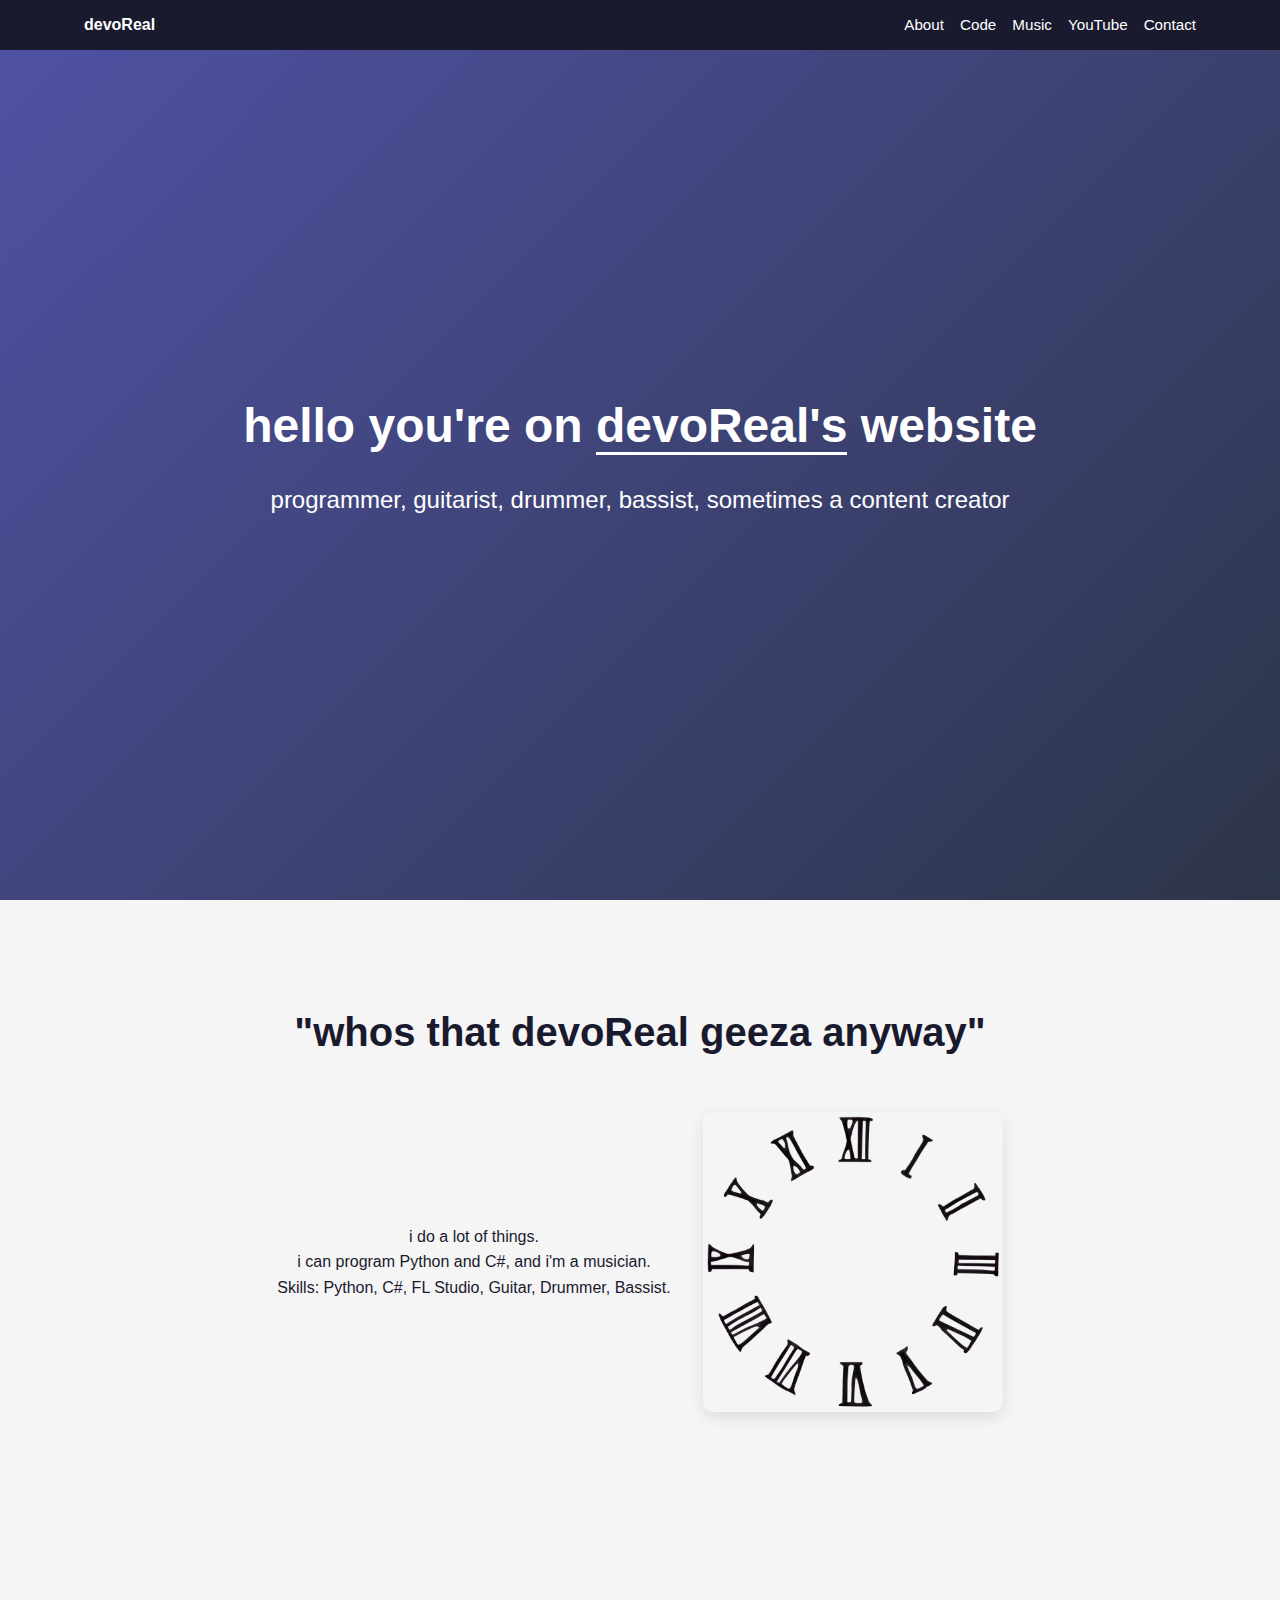
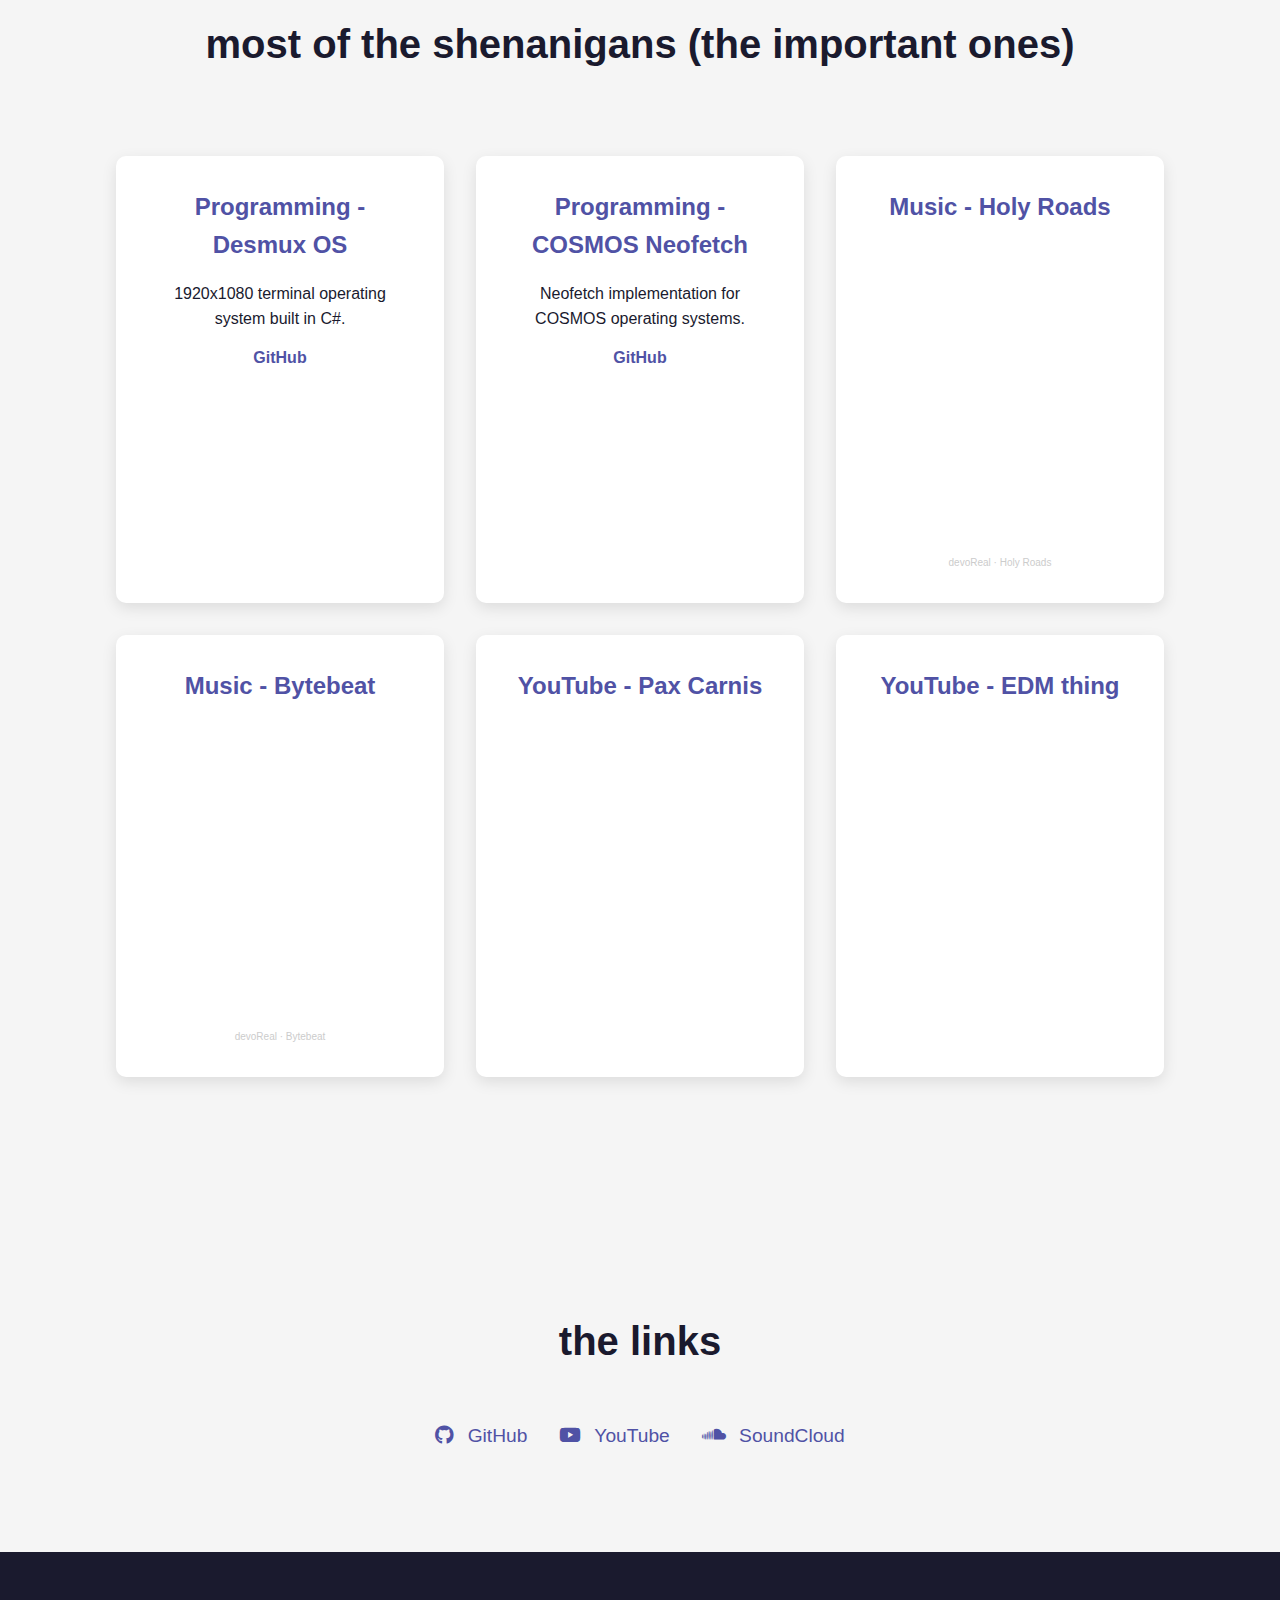
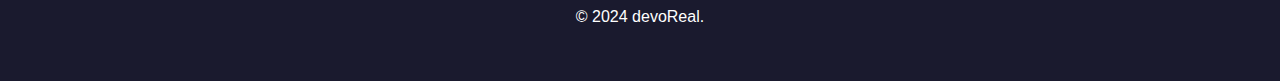
<file: index.html>
<!DOCTYPE html>
<html lang="en">
<head>
  <meta charset="UTF-8">
  <meta name="viewport" content="width=device-width, initial-scale=1.0">
  <title>devoReal's site</title>
  <link rel="stylesheet" href="styles/style.css">
  <!-- Font Awesome (for icons) -->
  <link rel="stylesheet" href="https://cdnjs.cloudflare.com/ajax/libs/font-awesome/6.4.0/css/all.min.css">
</head>
<body>
  <!-- Navigation -->
  <nav>
    <div class="container">
      <a href="#" class="logo">devoReal</a>
      <ul>
        <li><a href="#about">About</a></li>
        <li><a href="#code">Code</a></li>
        <li><a href="#music">Music</a></li>
        <li><a href="#youtube">YouTube</a></li>
        <li><a href="#contact">Contact</a></li>
      </ul>
    </div>
  </nav>

  <!-- Hero Section -->
  <header class="hero">
    <div class="container">
      <h1>hello you're on <span>devoReal's</span> website</h1>
      <p>programmer, guitarist, drummer, bassist, sometimes a content creator</p>
    </div>
  </header>

  <!-- About Section -->
  <section id="about" class="section">
    <div class="container">
      <h2>"whos that devoReal geeza anyway"</h2>
      <div class="about-grid">
        <div class="about-text">
          <p>i do a lot of things.</p>
          <p>i can program Python and C#, and i'm a musician.</p>
          <p>Skills: Python, C#, FL Studio, Guitar, Drummer, Bassist.</p>
        </div>
        <div class="about-image">
          <img src="images/pfp.jpg" alt="profile picture. if you're seeing this text i did something wrong">
        </div>
      </div>
    </div>
  </section>

  <section id="shenanigans" class="section">
    <div class="container">
      <h2>most of the shenanigans (the important ones)</h2>
      <div class="shenanigans-grid">

        <!-- Code Shenanigans -->
        <div class="shenanigan-card">
          <h3>Programming - Desmux OS</h3>
          <p>1920x1080 terminal operating system built in C#.</p>
          <a href="https://github.com/devo-real/desmux" class="btn">GitHub</a>
        </div>
        <div class="shenanigan-card">
          <h3>Programming - COSMOS Neofetch</h3>
          <p>Neofetch implementation for COSMOS operating systems.</p>
          <a href="https://github.com/devo-real/cosmos-neofetchimpl" class="btn">GitHub</a>
        </div>

        <!-- Music Shenanigan -->
        <div class="shenanigan-card">
          <h3>Music - Holy Roads</h3>
          <iframe 
            width="100%" 
            height="300" 
            scrolling="no" 
            frameborder="no" 
            allow="autoplay" 
            src="https://w.soundcloud.com/player/?url=https%3A//api.soundcloud.com/playlists/2040357921&color=%23ff5500&auto_play=false&hide_related=false&show_comments=true&show_user=true&show_reposts=false&show_teaser=true&visual=true">
          </iframe>
          <div class="soundcloud-credits">
            <a href="https://soundcloud.com/devoreal" title="devoReal" target="_blank">devoReal</a> · 
            <a href="https://soundcloud.com/devoreal/sets/holy-roads" title="Holy Roads" target="_blank">Holy Roads</a>
          </div>
        </div>

      <div class="shenanigan-card">
        <h3>Music - Bytebeat</h3>
        <iframe 
          width="100%" 
          height="300" 
          scrolling="no" 
          frameborder="no" 
          allow="autoplay" 
          src="https://w.soundcloud.com/player/?url=https%3A//api.soundcloud.com/tracks/2058367284&color=%23ff5500&auto_play=false&hide_related=false&show_comments=true&show_user=true&show_reposts=false&show_teaser=true&visual=true">
        </iframe>
        <div style="
          font-size: 10px; 
          color: #cccccc;
          line-break: anywhere;
          word-break: normal;
          overflow: hidden;
          white-space: nowrap;
          text-overflow: ellipsis; 
          font-family: Interstate,Lucida Grande,Lucida Sans Unicode,Lucida Sans,Garuda,Verdana,Tahoma,sans-serif;
          font-weight: 100;">
          <a 
            href="https://soundcloud.com/devoreal" 
            title="devoReal" 
            target="_blank" 
            style="color: #cccccc; text-decoration: none;">
            devoReal
          </a> · 
          <a 
            href="https://soundcloud.com/devoreal/bytebeat" 
            title="Bytebeat" 
            target="_blank" 
            style="color: #cccccc; text-decoration: none;">
            Bytebeat
          </a>
        </div>
      </div>


        <!-- Music Shenanigan -->
        <div class="shenanigan-card">
          <h3>YouTube - Pax Carnis</h3>
          <iframe 
            width="100%" 
            height="300" 
            scrolling="no" 
            frameborder="no" 
            allow="autoplay" 
            src="https://www.youtube.com/embed/QyxVDkeymIU?si=NyTDnfyveGkVab5Z">
          </iframe>
        </div>

        <!-- YouTube Shenanigan -->
        <div class="shenanigan-card">
          <h3>YouTube - EDM thing</h3>
          <iframe 
            width="100%" 
            height="315" 
            src="https://www.youtube.com/embed/OLkL_Hz-iyI?si=YGLCGNmpMBD8tXhD" 
            frameborder="0" 
            allowfullscreen>
          </iframe>

        </div>
      </div>
    </div>
  </section>

  <!-- Links -->
  <section id="links" class="section">
    <div class="container">
      <h2>the links</h2>
      <div class="contact-links">
        <a href="https://github.com/devo-real"><i class="fab fa-github"></i> GitHub</a>
        <a href="https://youtube.com/@devo-real"><i class="fab fa-youtube"></i> YouTube</a>
        <a href="https://soundcloud.com/devoreal"><i class="fab fa-soundcloud"></i> SoundCloud</a>
      </div>
    </div>
  </section>

  <!-- Footer -->
  <footer>
    <div class="container">
      <p>© 2024 devoReal.</p>
    </div>
  </footer>
</body>
</html>
</file>
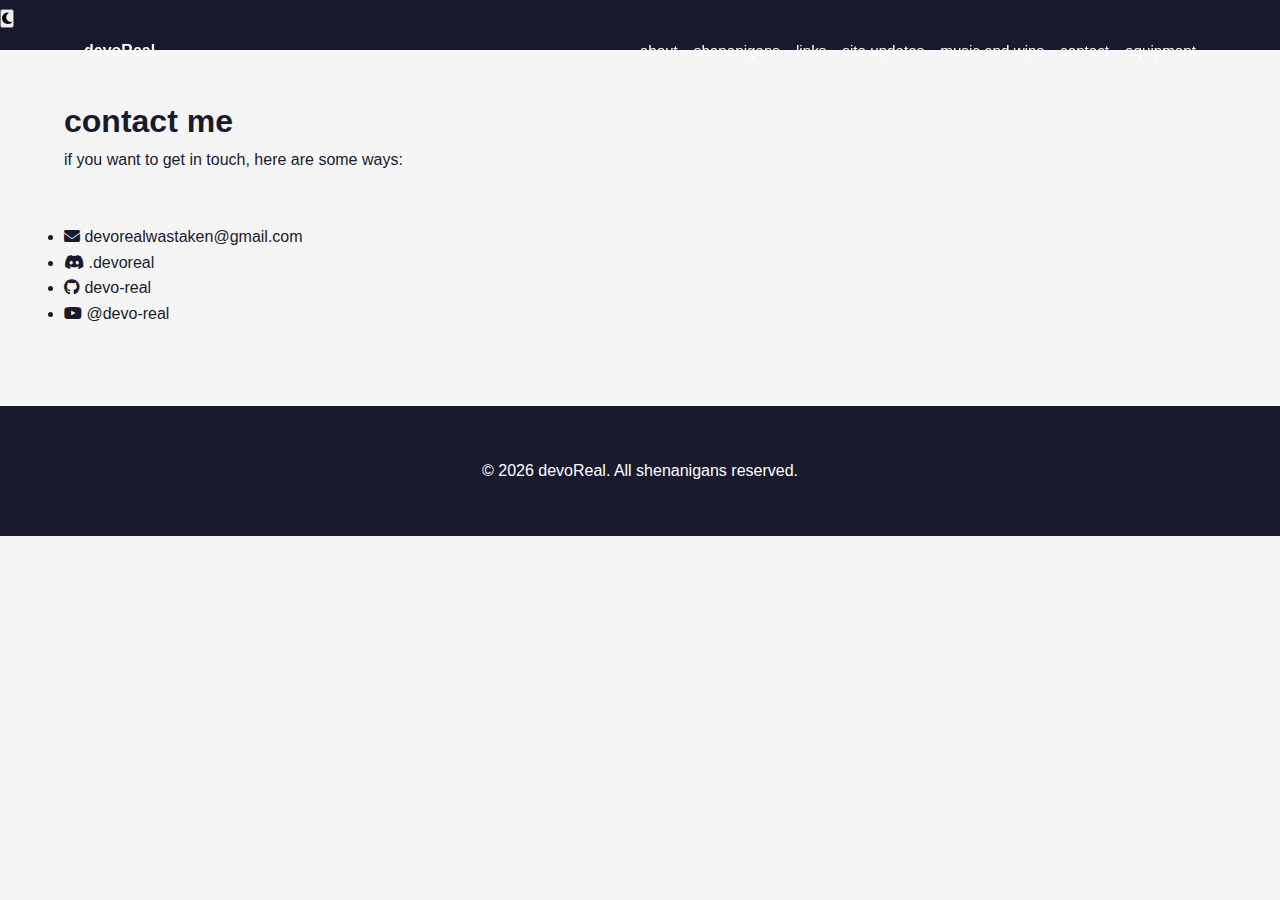
<file: contacts.html>
<!DOCTYPE html>
<html lang="en">
<head>
  <meta charset="UTF-8" />
  <meta name="viewport" content="width=device-width, initial-scale=1.0" />
  <title>devoReal's contacts</title>
  <link rel="stylesheet" href="https://cdnjs.cloudflare.com/ajax/libs/font-awesome/6.4.0/css/all.min.css" />
  <link rel="stylesheet" href="styles/style.css" />
</head>
<body>
  <nav>
    <button class="theme-toggle" aria-label="Toggle theme">
    <i class="fas fa-moon"></i>
    </button>
    <div class="container">
      <a href="index.html" class="logo">devoReal</a>
      <ul>
        <li><a href="index.html#about">about</a></li>
        <li><a href="index.html#shenanigans">shenanigans</a></li>
        <li><a href="index.html#links">links</a></li>
        <li><a href="index.html#update">site updates</a></li>
        <li><a href="music.html">music and wips</a></li>
        <li><a href="contacts.html" class="active">contact</a></li>
        <li><a href="equipment.html">equipment</a></li>
      </ul>
    </div>
  </nav>

  <main class="section container" style="padding-top: 6rem;">
    <h1>contact me</h1>
    <p>if you want to get in touch, here are some ways:</p>
    <br></br>
    <li><i class="fas fa-envelope"></i> devorealwastaken@gmail.com</li>
    <li><i class="fab fa-discord"></i> .devoreal</li>
    <li><i class="fab fa-github"></i> devo-real</li>
    <li><i class="fab fa-youtube"></i> @devo-real</li>
  </main>

  <footer>
    <div class="container">
      <p>© <span id="year"></span> devoReal. All shenanigans reserved.</p>
    </div>
  </footer>

  <script src="scripts/theme.js"></script>
  <script>
    document.getElementById('year').textContent = new Date().getFullYear();
  </script>
</body>
</html>
</file>
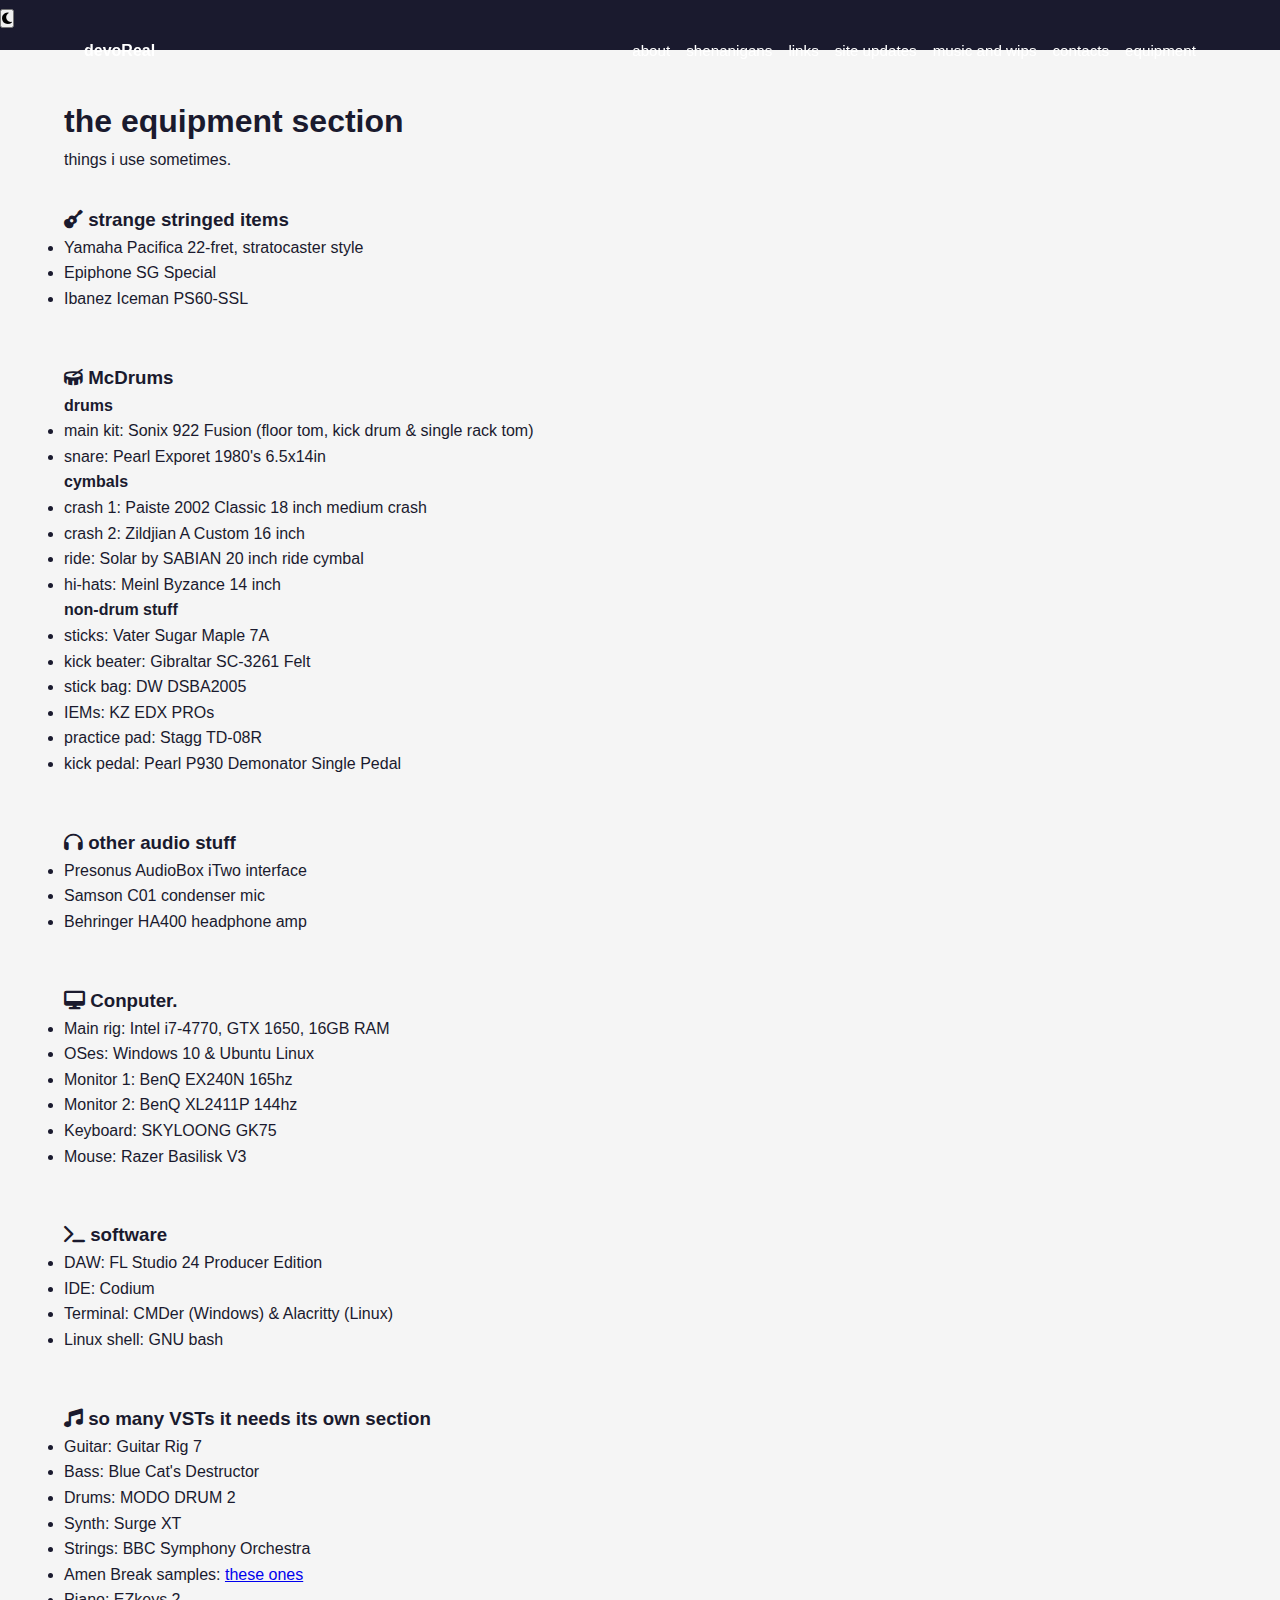
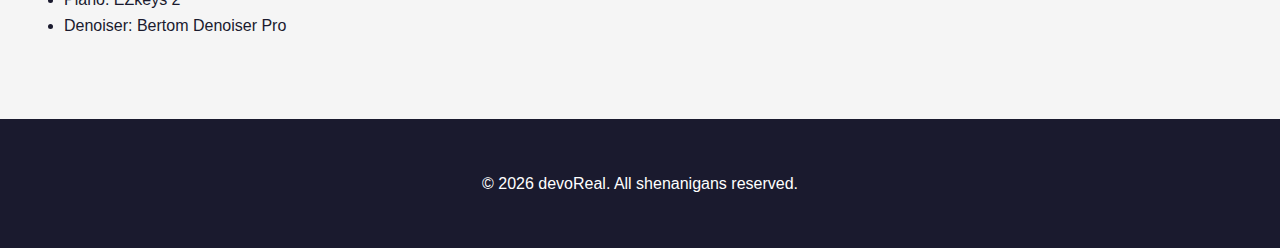
<file: equipment.html>
<!DOCTYPE html>
<html lang="en">
<head>
  <meta charset="UTF-8" />
  <meta name="viewport" content="width=device-width, initial-scale=1.0" />
  <title>devoReal's things he uses</title>
  <link rel="stylesheet" href="https://cdnjs.cloudflare.com/ajax/libs/font-awesome/6.4.0/css/all.min.css" />
  <link rel="stylesheet" href="styles/style.css" />
</head>
<body>
  <nav>
    <button class="theme-toggle" aria-label="Toggle theme">
      <i class="fas fa-moon"></i>
    </button>
    <div class="container">
      <a href="index.html" class="logo">devoReal</a>
      <ul>
        <li><a href="index.html#about">about</a></li>
        <li><a href="index.html#shenanigans">shenanigans</a></li>
        <li><a href="index.html#links">links</a></li>
        <li><a href="index.html#update">site updates</a></li>
        <li><a href="music.html">music and wips</a></li>
        <li><a href="contacts.html">contacts</a></li>
        <li><a href="equipment.html" class="active">equipment</a></li>
      </ul>
    </div>
  </nav>

  <main class="section container" style="padding-top: 6rem;">
    <h1>the equipment section</h1>
    <p>things i use sometimes.</p>

    <div class="equipment-list" style="margin-top: 2rem;">
      <div class="equipment-item">
        <h3><i class="fas fa-guitar"></i> strange stringed items</h3>
        <ul>
          <li>Yamaha Pacifica 22-fret, stratocaster style</li>
          <li>Epiphone SG Special</li>
          <li>Ibanez Iceman PS60-SSL</li>
        </ul>
      </div>
      
      <br></br>

      <div class="equipment-item">
        <h3><i class="fas fa-drum"></i> McDrums</h3>
        <ul>
          <h4>drums</h4>
          <li>main kit: Sonix 922 Fusion (floor tom, kick drum & single rack tom)</li>
          <li>snare: Pearl Exporet 1980's 6.5x14in</li>
          <h4>cymbals</h4>
          <li>crash 1: Paiste 2002 Classic 18 inch medium crash</li>
          <li>crash 2: Zildjian A Custom 16 inch</li>
          <li>ride: Solar by SABIAN 20 inch ride cymbal</li>
          <li>hi-hats: Meinl Byzance 14 inch</li>
          <h4>non-drum stuff</h4>
          <li>sticks: Vater Sugar Maple 7A</li>
          <li>kick beater: Gibraltar SC-3261 Felt</li>
          <li>stick bag: DW DSBA2005</li>
          <li>IEMs: KZ EDX PROs</li>
          <li>practice pad: Stagg TD-08R</li>
          <li>kick pedal: Pearl P930 Demonator Single Pedal</li>
        </ul>
      </div>

      <br></br>

      <div class="equipment-item">
        <h3><i class="fas fa-headphones"></i> other audio stuff</h3>
        <ul>
          <li>Presonus AudioBox iTwo interface</li>
          <li>Samson C01 condenser mic</li>
          <li>Behringer HA400 headphone amp</li>
        </ul>
      </div>

      <br></br>

      <div class="equipment-item">
        <h3><i class="fas fa-desktop"></i> Conputer.</h3>
        <ul>
          <li>Main rig: Intel i7-4770, GTX 1650, 16GB RAM</li>
          <li>OSes: Windows 10 & Ubuntu Linux</li>
          <li>Monitor 1: BenQ EX240N 165hz</li>
          <li>Monitor 2: BenQ XL2411P 144hz</li>
          <li>Keyboard: SKYLOONG GK75</li>
          <li>Mouse: Razer Basilisk V3</li>
        </ul>
      </div>

      <br></br>

      <div class="equipment-item">
        <h3><i class="fas fa-terminal"></i> software</h3>
        <ul>
          <li>DAW: FL Studio 24 Producer Edition</li>
          <li>IDE: Codium</li>
          <li>Terminal: CMDer (Windows) & Alacritty (Linux)</li>
          <li>Linux shell: GNU bash</li>
        </ul>
      </div>

      <br></br>

      <div class="equipment-item">
        <h3><i class="fas fa-music"></i> so many VSTs it needs its own section</h3>
        <ul>
          <li>Guitar: Guitar Rig 7</li>
          <li>Bass: Blue Cat's Destructor</li>
          <li>Drums: MODO DRUM 2</li>
          <li>Synth: Surge XT</li>
          <li>Strings: BBC Symphony Orchestra</li>
          <li>Amen Break samples: <a href="https://archive.org/details/amen-breaks-compilation">these ones</a></li>
          <li>Piano: EZkeys 2</li>
          <li>Denoiser: Bertom Denoiser Pro</li>
        </ul>
      </div>
    </div>
  </main>

  <footer>
    <div class="container">
      <p>© <span id="year"></span> devoReal. All shenanigans reserved.</p>
    </div>
  </footer>

  <script src="scripts/theme.js"></script>
  <script>
    document.getElementById('year').textContent = new Date().getFullYear();
  </script>
</body>
</html>
</file>
<file: styles/style.css>
/* Global Styles */
:root {
  --primary: #5052a5;
  --secondary: #2d3549;
  --dark: #1a1a2e;
  --light: #f5f5f5;
}

* {
  margin: 0;
  padding: 0;
  box-sizing: border-box;
  font-family: 'Comic Sans MS', 'Comic Sans', cursive, sans-serif;
}

body {
  background-color: var(--light);
  color: var(--dark);
  line-height: 1.6;
}

.container {
  width: 90%;
  max-width: 1200px;
  margin: 0 auto;
  padding: 20px;
}

/* Navigation - Ultra Compact */
nav {
  background: var(--dark);
  color: white;
  padding: 0.3rem 0;
  position: fixed;
  width: 100%;
  z-index: 1000;
  height: 50px;
}

nav .container {
  display: flex;
  justify-content: space-between;
  align-items: center;
  height: 100%;
}

nav ul {
  display: flex;
  list-style: none;
  align-items: center;
}

nav ul li {
  margin-left: 1rem;
}

nav a {
  color: white;
  text-decoration: none;
  font-weight: 500;
  font-size: 0.95rem;
}

.logo {
  font-size: 1rem;
  font-weight: bold;
}

/* Hero Section */
.hero {
  height: 100vh;
  background: linear-gradient(135deg, var(--primary), var(--secondary));
  color: white;
  display: flex;
  align-items: center;
  text-align: center;
  padding-top: 40px;
}

.hero h1 {
  font-size: 3rem;
  margin-bottom: 1rem;
}

.hero h1 span {
  border-bottom: 3px solid white;
}

.hero p {
  font-size: 1.5rem;
  margin-bottom: 2rem;
}

.btn {
  display: inline-block;
  background: white;
  color: var(--primary);
  padding: 0.8rem 1.5rem;
  border-radius: 50px;
  text-decoration: none;
  font-weight: bold;
  transition: all 0.3s ease;
}

.btn:hover {
  transform: translateY(-3px);
  box-shadow: 0 10px 20px rgba(0, 0, 0, 0.1);
}

/* Sections */
.section {
  padding: 5rem 0;
}

.section h2 {
  text-align: center;
  margin-bottom: 3rem;
  font-size: 2.5rem;
}

/* About Section */
.about-grid {
  display: grid;
  grid-template-columns: 1fr 1fr;
  gap: 2rem;
  align-items: center;
}

.about-image img {
  width: 100%;
  border-radius: 10px;
  box-shadow: 0 5px 15px rgba(0, 0, 0, 0.1);
}

/* Projects Grid */
.projects-grid {
  display: grid;
  grid-template-columns: repeat(auto-fit, minmax(300px, 1fr));
  gap: 2rem;
}

.project-card {
  background: white;
  padding: 2rem;
  border-radius: 10px;
  box-shadow: 0 5px 15px rgba(0, 0, 0, 0.1);
  transition: transform 0.3s ease;
}

.project-card:hover {
  transform: translateY(-10px);
}

/* Music Player */
.music-player {
  margin: 0 auto;
  max-width: 600px;
}

/* Video Grid */
.video-grid {
  display: flex;
  justify-content: center;
}

/* Contact Links */
.contact-links {
  display: flex;
  justify-content: center;
  gap: 2rem;
  flex-wrap: wrap;
}

.contact-links a {
  color: var(--primary);
  font-size: 1.2rem;
  text-decoration: none;
}

.contact-links i {
  margin-right: 0.5rem;
}

/* Footer */
footer {
  background: var(--dark);
  color: white;
  text-align: center;
  padding: 2rem 0;
}

/* Responsive Design */
@media (max-width: 768px) {
  .about-grid {
    grid-template-columns: 1fr;
  }

  .hero h1 {
    font-size: 2.5rem;
  }

  nav ul li {
    margin-left: 0.8rem;
  }
  
  nav a {
    font-size: 0.9rem;
  }
}



/* SoundCloud Credits */
.soundcloud-credits {
  font-family: 'Comic Sans MS', cursive, sans-serif !important;
  font-size: 10px;
  color: #cccccc;
  text-align: center;
  margin-top: 5px;
}

.soundcloud-credits a {
  color: #cccccc !important;
  text-decoration: none;
}

.soundcloud-credits a:hover {
  text-decoration: underline;
}

.about-grid {
  display: flex;
  justify-content: center; /* center items horizontally */
  align-items: center;     /* center items vertically */
  gap: 2rem;               /* space between text and image */
}

.about-image img {
  max-width: 300px;
  width: 100%;
  height: auto;
  display: block;
  margin: 0 auto;
}

.section img {
  max-width: 300px;
  width: 100%;
  height: auto;
  display: block;
  margin: 0 auto;
}


@media (max-width: 768px) {
  .about-grid {
    flex-direction: column;
  }
}


.about-text {
  text-align: center;
}


/* Shenanigans Grid Layout */
.shenanigans-grid {
  display: grid;
  grid-template-columns: repeat(auto-fit, minmax(300px, 1fr));
  gap: 2rem;
  padding: 2rem;
  margin: 0 auto;
  max-width: 1200px;
}

.shenanigan-card {
  background: white;
  border-radius: 10px;
  padding: 2rem;
  box-shadow: 0 5px 15px rgba(0, 0, 0, 0.1);
  transition: transform 0.3s ease;
  text-align: center;
}

.shenanigan-card:hover {
  transform: translateY(-5px);
}

.shenanigan-card h3 {
  color: var(--primary);
  margin-bottom: 1rem;
  font-size: 1.5rem;
}

/* Responsive adjustment */
@media (max-width: 768px) {
  .shenanigans-grid {
    grid-template-columns: 1fr;
    padding: 1rem;
  }
}
</file>
